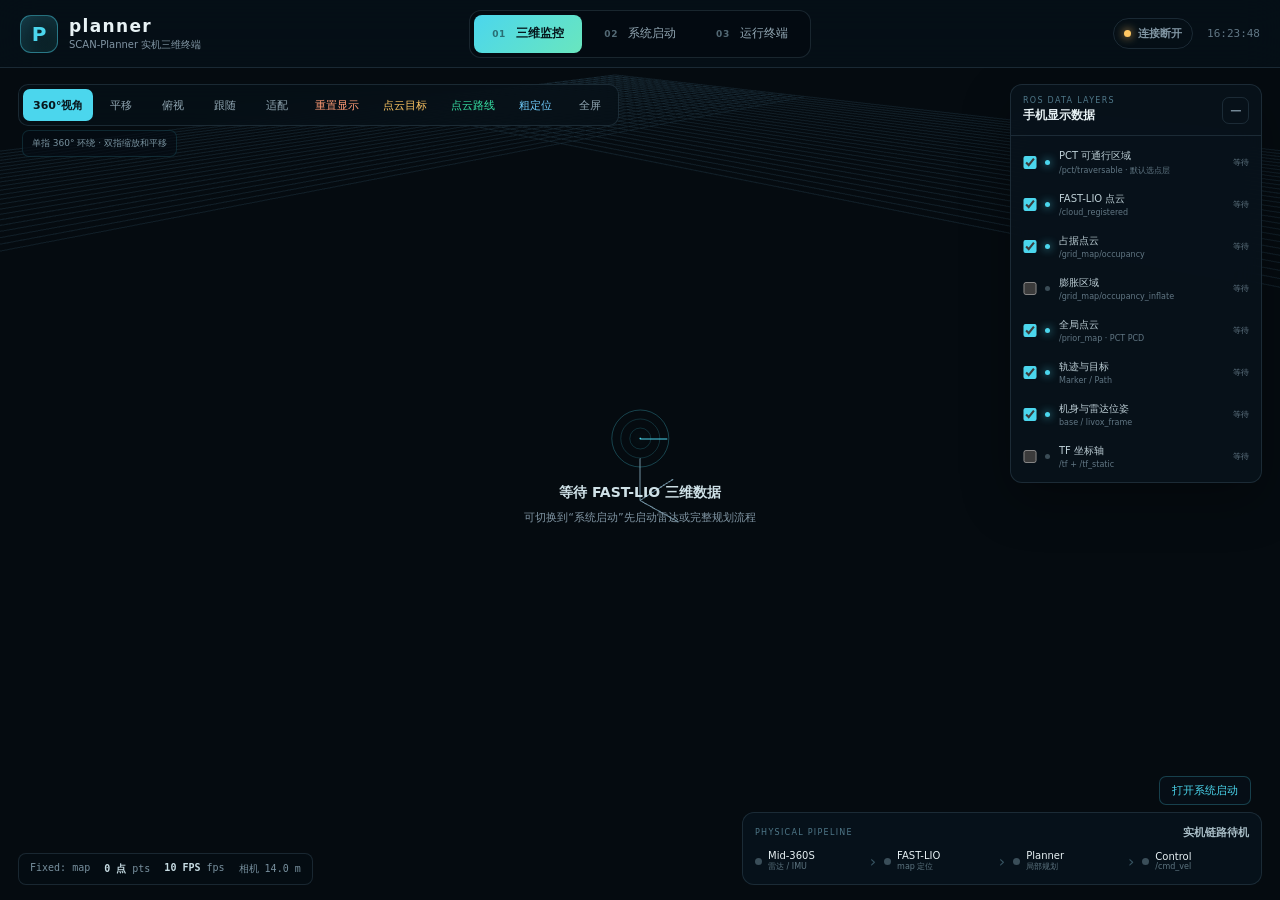
<file: src/web/nav2_web/planner_web/index.html>
<!doctype html>
<html lang="zh-CN">
<head>
  <meta charset="utf-8">
  <meta name="viewport" content="width=device-width,initial-scale=1,maximum-scale=1,user-scalable=no,viewport-fit=cover">
  <meta name="theme-color" content="#071018">
  <title>planner</title>
  <link rel="stylesheet" href="style.css">
</head>
<body>
  <div class="app-shell">
    <header class="topbar">
      <div class="brand">
        <div class="brand-mark">P</div>
        <div><h1>planner</h1><p>SCAN-Planner 实机三维终端</p></div>
      </div>
      <nav class="mode-tabs" aria-label="主模式">
        <button id="show3dView" class="active" data-screen="scene" type="button"><b>01</b> 三维监控</button>
        <button data-screen="launch" type="button"><b>02</b> 系统启动</button>
        <button data-screen="terminal" type="button"><b>03</b> 运行终端</button>
      </nav>
      <div class="top-status">
        <span id="wsHealth" class="connection pending"><i></i><b>连接中</b></span>
        <span id="clock" class="clock">--:--:--</span>
      </div>
    </header>

    <main class="main-area">
      <section id="sceneScreen" class="screen active scene-screen">
        <canvas id="sceneCanvas" aria-label="SCAN-Planner 三维场景"></canvas>
        <div id="sceneEmpty" class="scene-empty">
          <div class="scan-icon"><i></i><i></i><i></i></div>
          <strong>等待 FAST-LIO 三维数据</strong>
          <span>可切换到“系统启动”先启动雷达或完整规划流程</span>
        </div>

        <div class="scene-toolbar">
          <button id="sceneOrbit" class="active" type="button">360°视角</button>
          <button id="scenePan" type="button">平移</button>
          <button id="sceneTop" type="button">俯视</button>
          <button id="sceneFollow" type="button">跟随</button>
          <button id="sceneFit" type="button">适配</button>
          <button id="sceneReset" class="reset-tool" type="button" title="清除手机端历史显示，不重置定位或停止规划">重置显示</button>
          <button id="sceneGoal" class="goal-tool" type="button">点云目标</button>
          <button id="sceneRoute" class="route-tool" type="button">点云路线</button>
          <button id="sceneInitialPose" class="initial-pose-tool" type="button">粗定位</button>
          <button id="sceneFullscreen" type="button">全屏</button>
        </div>

        <div id="sceneGestureHint" class="scene-gesture-hint">单指 360° 环绕 · 双指缩放和平移</div>

        <section id="sceneGoalEditor" class="scene-goal-editor" aria-live="polite">
          <div>
            <small id="sceneGoalEditorTitle">SCAN-PLANNER / PCT GOAL · MAP</small>
            <strong id="sceneGoalCoordinates">触摸点云以读取 x / y / z</strong>
            <span id="sceneGoalHeight">点云地面 Z -- → 机身 Z --</span>
            <span id="sceneGoalEditorHint">目标会吸附到当前模式允许选择的地图表面</span>
          </div>
          <button id="sceneGoalCancel" type="button">取消</button>
          <button id="sceneGoalAdd" type="button">加入路线</button>
          <button id="sceneGoalSend" type="button">发送单目标</button>
        </section>

        <section id="sceneRouteEditor" class="scene-route-editor" aria-live="polite">
          <header>
            <div><small>PCT WAYPOINT ROUTE</small><strong>全局有序途经点</strong></div>
            <em id="sceneRouteHeight">仅选择 PCT 可通行网格</em>
            <em id="sceneRouteCount">0 点</em>
          </header>
          <div id="sceneRouteList" class="scene-route-list"><span>切换“多点路线”，依次在地图上添加途经点</span></div>
          <footer>
            <button id="sceneRouteUndo" type="button">撤销末点</button>
            <button id="sceneRouteClear" type="button">清空</button>
            <button id="sceneRouteSend" class="primary" type="button">发送给 PCT</button>
          </footer>
        </section>

        <section id="sceneLayers" class="scene-layer-panel">
          <header><div><small>ROS DATA LAYERS</small><strong>手机显示数据</strong></div><button id="sceneLayerCollapse" type="button">−</button></header>
          <div class="scene-layer-list">
            <label data-layer-row="traversable"><input type="checkbox" data-scene-layer="traversable" checked><i></i><span>PCT 可通行区域<small>/pct/traversable · 默认选点层</small></span><em id="layerTraversable">等待</em></label>
            <label data-layer-row="registered"><input type="checkbox" data-scene-layer="registered" checked><i></i><span>FAST-LIO 点云<small>/cloud_registered</small></span><em id="layerRegistered">等待</em></label>
            <label data-layer-row="occupancy"><input type="checkbox" data-scene-layer="occupancy" checked><i></i><span>占据点云<small>/grid_map/occupancy</small></span><em id="layerOccupancy">等待</em></label>
            <label data-layer-row="inflated"><input type="checkbox" data-scene-layer="inflated"><i></i><span>膨胀区域<small>/grid_map/occupancy_inflate</small></span><em id="layerInflated">等待</em></label>
            <label data-layer-row="global_map"><input type="checkbox" data-scene-layer="global_map" checked><i></i><span>全局点云<small>/prior_map · PCT PCD</small></span><em id="layerGlobalMap">等待</em></label>
            <label data-layer-row="planning"><input type="checkbox" data-scene-layer="planning" checked><i></i><span>轨迹与目标<small>Marker / Path</small></span><em id="layerPlanning">等待</em></label>
            <label data-layer-row="robot"><input type="checkbox" data-scene-layer="robot" checked><i></i><span>机身与雷达位姿<small>base / livox_frame</small></span><em id="layerRobot">等待</em></label>
            <label data-layer-row="tf"><input type="checkbox" data-scene-layer="tf"><i></i><span>TF 坐标轴<small>/tf + /tf_static</small></span><em id="layerTf">等待</em></label>
          </div>
        </section>

        <div class="scene-readout">
          <span id="sceneFixedFrame">Fixed: map</span>
          <span><b id="scenePoints">0</b> pts</span>
          <span><b id="sceneFps">0</b> fps</span>
          <span id="sceneCamera">相机 --</span>
        </div>

        <aside class="pipeline-overlay">
          <header><small>PHYSICAL PIPELINE</small><strong id="pipelineTitle">实机链路待机</strong></header>
          <div class="pipeline-mini">
            <div id="miniLidar"><i></i><span>Mid-360S</span><small>雷达 / IMU</small></div>
            <b>›</b><div id="miniFastlio"><i></i><span>FAST-LIO</span><small>map 定位</small></div>
            <b>›</b><div id="miniPlanning"><i></i><span>Planner</span><small>局部规划</small></div>
            <b>›</b><div id="miniControl"><i></i><span>Control</span><small>/cmd_vel</small></div>
          </div>
          <button id="openLaunch" type="button">打开系统启动</button>
        </aside>
      </section>

      <section id="launchScreen" class="screen launch-screen">
        <div class="section-title">
          <div><small>ROBOT BRINGUP</small><h2>实机启动模式</h2><p>每次只运行一个模式；后一个模式已包含前面的全部组件。</p></div>
          <div id="launchStateBadge" class="state-badge idle"><i></i><span>未运行</span></div>
        </div>

        <div class="launch-layout">
          <div class="pipeline-card">
            <header><span>数据链路</span><small>map → base → livox_frame</small></header>
            <div class="pipeline-vertical">
              <div id="stageLidar" data-stage="lidar"><b>01</b><i></i><section><strong>Livox Mid-360S</strong><span>/livox/lidar · /livox/imu</span></section></div>
              <div id="stageLocalization" data-stage="localization"><b>02</b><i></i><section><strong>FAST-LIO 定位</strong><span>/Odometry · /cloud_registered</span></section></div>
              <div id="stagePlanning" data-stage="planning"><b>03</b><i></i><section><strong>SCAN-Planner</strong><span>/scan_planner/body_pose · /quad_0/path</span></section></div>
              <div id="stageControl" data-stage="control"><b>04</b><i></i><section><strong>机器狗控制</strong><span>/cmd_vel · 闭环控制器</span></section></div>
            </div>
            <div class="bridge-note"><strong>常驻服务不会被停止</strong><span>planner_app.launch.py 负责 App 连接；停止按钮只停止当前受管实机流程。</span></div>
          </div>

          <div class="mode-card">
            <header><div><small>SELECT MODE</small><strong>选择启动模式</strong></div><span id="profileCount">0 个模式</span></header>
            <div id="profileList" class="profile-list"><div class="profile-placeholder">正在从机器人读取启动模式…</div></div>
            <div id="selectedDescription" class="selected-description">连接机器人后选择模式</div>
            <section id="launchMapLibrary" class="launch-map-library" hidden>
              <header><div><small>MAP LIBRARY</small><strong>本次使用的地图</strong></div><button id="launchRefreshMaps" type="button">刷新列表</button></header>
              <div class="map-name-row">
                <label><span>地图名</span><input id="launchMapName" list="launchMapChoices" maxlength="80" autocomplete="off" placeholder="例如 building2_9"></label>
                <datalist id="launchMapChoices"></datalist>
                <small id="launchMapDirectory">目录：--</small>
              </div>
              <div id="launchMapStatus" class="launch-map-status">等待读取地图库</div>
            </section>
            <section id="launchParameters" class="launch-parameters" hidden>
              <header><div><small>APP PARAMETERS</small><strong>本次启动参数</strong></div><button id="launchResetParameters" type="button">恢复默认</button></header>
              <p>普通使用采用已经标定好的默认值；这里只显示当前流程真正需要修改的项目。</p>
              <div id="launchParameterFields" class="launch-parameter-fields"><span>选择模式后显示可调参数</span></div>
            </section>
            <div class="launch-actions">
              <button id="launchStart" class="primary-action" disabled><span>▶</span><b>启动所选模式</b></button>
              <button id="launchStop" class="stop-action" disabled><span>■</span><b>停止当前流程</b></button>
            </div>
            <div id="safetyHint" class="safety-hint">启动定位后请先让雷达静止 5–10 秒完成 IMU 初始化。</div>
          </div>
        </div>
      </section>

      <section id="terminalScreen" class="screen terminal-screen">
        <div class="terminal-heading">
          <div><small>LIVE ROS OUTPUT</small><h2>运行终端</h2><p id="terminalSubtitle">等待启动流程</p></div>
          <div class="terminal-actions">
            <button id="terminalToScene" type="button">查看 3D</button>
            <button id="launchClearLogs" type="button">清空显示</button>
            <button id="terminalStop" class="danger" type="button" disabled>停止流程</button>
          </div>
        </div>
        <div class="terminal-window">
          <header><i></i><i></i><i></i><span id="terminalCommand">planner@robot: ros2 launch …</span><em id="launchLogCount">0 行</em></header>
          <pre id="launchLog" tabindex="0"><span class="terminal-wait">等待 Launch 输出…</span></pre>
        </div>
        <div class="terminal-footer"><span id="terminalPid">PID --</span><span>输出自动跟随 · 最多保留 1200 行</span><span id="terminalExit">exit --</span></div>
      </section>
    </main>
  </div>

  <div id="toast" class="toast"></div>
  <script src="scene3d.js"></script>
  <script src="app.js"></script>
</body>
</html>
</file>
<file: src/web/nav2_web/planner_web/style.css>
:root {
  color-scheme: dark;
  --bg: #071018;
  --panel: rgba(13, 28, 39, 0.94);
  --panel-solid: #0d1c27;
  --line: rgba(139, 182, 202, 0.16);
  --muted: #8196a4;
  --text: #e8f2f5;
  --cyan: #4bd6ed;
  --green: #38e0a4;
  --amber: #ffc763;
  --red: #ff6b68;
}

* { box-sizing: border-box; }
html, body { width: 100%; height: 100%; margin: 0; overflow: hidden; }
body {
  background: var(--bg);
  color: var(--text);
  font-family: Inter, "PingFang SC", "Microsoft YaHei", system-ui, sans-serif;
  -webkit-tap-highlight-color: transparent;
  user-select: none;
}
button, input { font: inherit; }
button { color: inherit; }

.app-shell {
  position: fixed;
  inset: 0;
  width: auto;
  height: auto;
  display: grid;
  grid-template-rows: 68px minmax(0, 1fr);
}
.topbar {
  position: relative;
  z-index: 50;
  display: grid;
  grid-template-columns: minmax(200px, 1fr) auto minmax(200px, 1fr);
  align-items: center;
  gap: 20px;
  padding: 0 20px;
  border-bottom: 1px solid var(--line);
  background: rgba(6, 15, 23, 0.94);
  backdrop-filter: blur(18px);
}
.brand { display: flex; align-items: center; gap: 11px; min-width: 0; }
.brand-mark {
  width: 38px; height: 38px; display: grid; place-items: center;
  border: 1px solid rgba(75, 214, 237, 0.45); border-radius: 11px;
  color: var(--cyan); font-weight: 800; font-size: 20px;
  background: linear-gradient(145deg, rgba(75,214,237,.18), rgba(56,224,164,.05));
  box-shadow: inset 0 0 18px rgba(75,214,237,.08);
}
.brand h1 { margin: 0; font-size: 17px; letter-spacing: .08em; }
.brand p { margin: 2px 0 0; color: var(--muted); font-size: 10px; white-space: nowrap; }
.mode-tabs {
  display: flex; gap: 4px; padding: 4px;
  border: 1px solid var(--line); border-radius: 12px; background: rgba(0,0,0,.22);
}
.mode-tabs button {
  height: 38px; padding: 0 18px; border: 0; border-radius: 8px;
  color: #91a6b3; background: transparent; font-size: 12px; cursor: pointer;
}
.mode-tabs button b { margin-right: 6px; color: #536975; font-size: 9px; letter-spacing: .08em; }
.mode-tabs button.active { color: #05151b; background: linear-gradient(135deg, var(--cyan), #69e6be); font-weight: 700; }
.mode-tabs button.active b { color: rgba(5,21,27,.55); }
.top-status { justify-self: end; display: flex; align-items: center; gap: 14px; }
.connection {
  display: flex; align-items: center; gap: 7px; padding: 7px 10px;
  border: 1px solid var(--line); border-radius: 20px; color: var(--muted); font-size: 11px;
}
.connection i { width: 7px; height: 7px; border-radius: 50%; background: var(--amber); box-shadow: 0 0 10px var(--amber); }
.connection.online { color: var(--green); border-color: rgba(56,224,164,.3); }
.connection.online i { background: var(--green); box-shadow: 0 0 10px var(--green); }
.clock { color: #607684; font: 11px ui-monospace, SFMono-Regular, Menlo, monospace; }

.main-area { position: relative; min-width: 0; min-height: 0; overflow: hidden; }
.screen { position: absolute; inset: 0; display: none; min-width: 0; min-height: 0; }
.screen.active { display: block; }

/* 3D scene */
.scene-screen { background: radial-gradient(circle at 52% 48%, #102b39 0, #081721 48%, #050c12 100%); }
#sceneCanvas { width: 100%; height: 100%; display: block; touch-action: none; cursor: grab; background: #06111a; }
#sceneCanvas:active { cursor: grabbing; }
.scene-empty {
  position: absolute; left: 50%; top: 48%; transform: translate(-50%, -50%);
  display: flex; flex-direction: column; align-items: center; gap: 8px; pointer-events: none;
  color: var(--muted); text-align: center;
}
.scene-empty.hidden { display: none; }
.scene-empty strong { color: #cfe1e7; font-size: 14px; }
.scene-empty span { font-size: 11px; }
.scan-icon { position: relative; width: 58px; height: 58px; margin-bottom: 8px; border: 1px solid rgba(75,214,237,.28); border-radius: 50%; }
.scan-icon::after { content: ""; position: absolute; left: 50%; top: 50%; width: 48%; height: 1px; transform-origin: left; background: var(--cyan); animation: radar 2s linear infinite; }
.scan-icon i { position: absolute; border: 1px solid rgba(75,214,237,.18); border-radius: 50%; inset: 8px; }
.scan-icon i:nth-child(2) { inset: 17px; }
.scan-icon i:nth-child(3) { inset: 27px; background: var(--cyan); box-shadow: 0 0 12px var(--cyan); }
@keyframes radar { to { transform: rotate(360deg); } }

.scene-toolbar {
  position: absolute; z-index: 12; left: 18px; top: 16px; display: flex; gap: 4px; padding: 4px;
  border: 1px solid var(--line); border-radius: 10px; background: rgba(7,16,24,.82); backdrop-filter: blur(12px);
}
.scene-toolbar button, .pipeline-overlay > button {
  border: 0; border-radius: 7px; background: transparent; color: #91a7b3; cursor: pointer; font-size: 11px;
}
.scene-toolbar button { min-width: 48px; height: 32px; padding: 0 10px; }
.scene-toolbar button.active, .scene-toolbar button:active { color: #08151b; background: var(--cyan); font-weight: 700; }
.scene-toolbar button.goal-tool { color: var(--amber); }
.scene-toolbar button.goal-tool.active { color: #1c1304; background: var(--amber); }
.scene-toolbar button.route-tool { color: var(--green); }
.scene-toolbar button.route-tool.active { color: #061711; background: var(--green); }
.scene-toolbar button.initial-pose-tool { color: #72cfff; }
.scene-toolbar button.initial-pose-tool.active { color: #06131c; background: #72cfff; }
.scene-toolbar button.reset-tool { color: #ff9b76; }
.scene-gesture-hint {
  position: absolute; z-index: 11; left: 22px; top: 62px;
  padding: 6px 9px; border: 1px solid rgba(75,214,237,.14); border-radius: 7px;
  color: #7993a0; background: rgba(5,13,20,.68); font-size: 9px;
  pointer-events: none; transition: opacity .2s ease;
}
.scene-goal-editor {
  position: absolute; z-index: 20; left: 18px; bottom: 58px; transform: translateY(18px);
  width: min(520px, 62vw); display: grid; grid-template-columns: 1fr auto auto auto;
  align-items: center; gap: 10px; padding: 11px 12px;
  border: 1px solid rgba(255,199,99,.38); border-radius: 12px;
  background: rgba(8,19,28,.96); box-shadow: 0 18px 60px rgba(0,0,0,.4);
  opacity: 0; pointer-events: none; transition: .18s ease;
}
.scene-goal-editor.visible { opacity: 1; pointer-events: auto; transform: translateY(0); }
.scene-goal-editor > div { min-width: 0; display: flex; flex-direction: column; gap: 2px; }
.scene-goal-editor small { color: #9d7440; font-size: 8px; letter-spacing: .12em; }
.scene-goal-editor strong { color: var(--amber); font: 11px ui-monospace, monospace; }
.scene-goal-editor span { color: #6f8793; font-size: 8px; }
.scene-goal-editor label { display: flex; align-items: center; gap: 5px; color: #718a96; font-size: 8px; }
.scene-goal-editor label input { width: 72px; height: 22px; padding: 0 6px; border: 1px solid var(--line); border-radius: 5px; outline: none; color: #d9ebf0; background: #07131b; font: 9px ui-monospace, monospace; }
.scene-goal-editor label em { color: #536b76; font-style: normal; }
.scene-goal-editor button {
  height: 34px; padding: 0 12px; border: 1px solid var(--line); border-radius: 8px;
  color: #9eb2bc; background: rgba(255,255,255,.03); font-size: 10px;
}
.scene-goal-editor #sceneGoalSend { border-color: rgba(255,199,99,.42); color: #1b1407; background: var(--amber); font-weight: 700; }
.scene-goal-editor #sceneGoalAdd { border-color: rgba(56,224,164,.42); color: #061711; background: var(--green); font-weight: 700; }
.scene-goal-editor button.hidden { display: none; }
.scene-route-editor {
  position: absolute; z-index: 18; left: 18px; bottom: 150px; width: min(430px, 52vw);
  max-height: 245px; display: none; grid-template-rows: auto minmax(32px, 1fr) auto; gap: 8px;
  padding: 11px; border: 1px solid rgba(56,224,164,.28); border-radius: 11px;
  background: rgba(7,18,26,.94); box-shadow: 0 18px 55px rgba(0,0,0,.35);
}
.scene-route-editor.visible { display: grid; }
.scene-route-editor header, .scene-route-editor footer { display: flex; align-items: center; justify-content: space-between; gap: 7px; }
.scene-route-editor header div { display: flex; flex-direction: column; gap: 2px; }
.scene-route-editor header small { color: #3d8b71; font-size: 8px; letter-spacing: .12em; }
.scene-route-editor header strong { font-size: 11px; }
.scene-route-editor header em { color: var(--green); font: 9px ui-monospace, monospace; font-style: normal; }
.scene-route-editor header label { display: flex; align-items: center; gap: 4px; color: #68818d; font-size: 8px; }
.scene-route-editor header label input { width: 68px; height: 24px; padding: 0 6px; border: 1px solid var(--line); border-radius: 5px; outline: none; color: #d5e8ed; background: #07131b; font: 9px ui-monospace, monospace; }
.scene-route-editor header label em { color: #536c76; }
.scene-route-list { overflow: auto; display: flex; flex-direction: column; gap: 4px; color: #607985; font-size: 9px; }
.scene-route-list > div { display: grid; grid-template-columns: 24px 1fr auto; gap: 7px; align-items: center; padding: 5px 7px; border-radius: 6px; background: rgba(255,255,255,.025); }
.scene-route-list b { color: var(--green); font: 8px ui-monospace, monospace; }
.scene-route-list code { color: #9db2bc; font-size: 8px; }
.scene-route-list button, .scene-route-editor footer button { height: 27px; padding: 0 8px; border: 1px solid var(--line); border-radius: 6px; color: #829ba6; background: rgba(255,255,255,.025); font-size: 8px; }
.scene-route-editor footer { justify-content: flex-end; }
.scene-route-editor footer .primary { color: #061711; border-color: var(--green); background: var(--green); font-weight: 700; }
.scene-readout {
  position: absolute; left: 18px; bottom: 15px; display: flex; gap: 14px;
  padding: 8px 11px; border: 1px solid var(--line); border-radius: 8px;
  color: #78909e; background: rgba(5,13,20,.78); font: 10px ui-monospace, SFMono-Regular, Menlo, monospace;
}
.scene-readout b { color: #c7dce3; }
.scene-layer-panel {
  position: absolute; right: 18px; top: 16px; width: 252px;
  border: 1px solid var(--line); border-radius: 12px; overflow: hidden;
  background: rgba(8,19,28,.89); backdrop-filter: blur(16px); box-shadow: 0 18px 50px rgba(0,0,0,.3);
}
.scene-layer-panel > header, .mode-card > header, .pipeline-card > header {
  display: flex; align-items: center; justify-content: space-between;
}
.scene-layer-panel > header { padding: 11px 12px; border-bottom: 1px solid var(--line); }
.scene-layer-panel header div { display: flex; flex-direction: column; gap: 2px; }
.scene-layer-panel header small, .mode-card header small, .section-title small, .terminal-heading small, .pipeline-overlay header small {
  color: #4f7889; font-size: 8px; letter-spacing: .16em;
}
.scene-layer-panel header strong { font-size: 12px; }
.scene-layer-panel header button { width: 27px; height: 27px; border: 1px solid var(--line); border-radius: 7px; background: transparent; color: #8096a3; }
.scene-layer-list { padding: 5px; }
.scene-layer-list label {
  min-height: 42px; display: grid; grid-template-columns: 14px 6px 1fr auto; align-items: center; gap: 8px;
  padding: 5px 7px; border-radius: 7px; cursor: pointer;
}
.scene-layer-list label:hover { background: rgba(255,255,255,.035); }
.scene-layer-list input { margin: 0; accent-color: var(--cyan); }
.scene-layer-list label > i { width: 5px; height: 5px; border-radius: 50%; background: #3a4c56; }
.scene-layer-list label:has(input:checked) > i { background: var(--cyan); box-shadow: 0 0 8px var(--cyan); }
.scene-layer-list span { display: flex; flex-direction: column; font-size: 10px; color: #bed0d7; }
.scene-layer-list small { margin-top: 2px; color: #617784; font-size: 8px; }
.scene-layer-list em { color: #617784; font-size: 8px; font-style: normal; white-space: nowrap; }
.scene-layer-list em.live { color: var(--green); }
.scene-layer-panel.collapsed .scene-layer-list { display: none; }

.pipeline-overlay {
  position: absolute; right: 18px; bottom: 15px; width: 520px; padding: 12px;
  border: 1px solid var(--line); border-radius: 12px; background: rgba(8,19,28,.86); backdrop-filter: blur(16px);
}
.pipeline-overlay header { display: flex; justify-content: space-between; align-items: center; margin-bottom: 10px; }
.pipeline-overlay header strong { font-size: 11px; color: #a9bec7; }
.pipeline-mini { display: flex; align-items: center; gap: 8px; }
.pipeline-mini > div { flex: 1; display: grid; grid-template-columns: 7px 1fr; column-gap: 6px; }
.pipeline-mini > div i { grid-row: 1 / 3; align-self: center; width: 7px; height: 7px; border-radius: 50%; background: #3a4e59; }
.pipeline-mini > div.live i { background: var(--green); box-shadow: 0 0 10px var(--green); }
.pipeline-mini span { font-size: 10px; }
.pipeline-mini small { color: #5d7581; font-size: 8px; }
.pipeline-mini > b { color: #375462; font-weight: 400; }
.pipeline-overlay > button { position: absolute; right: 10px; top: -37px; height: 29px; padding: 0 12px; border: 1px solid rgba(75,214,237,.25); color: var(--cyan); background: rgba(7,16,24,.8); }

/* Launch */
.launch-screen, .terminal-screen { overflow: auto; padding: 28px clamp(24px, 4vw, 64px); background: linear-gradient(145deg, #08131c, #0b1d27); }
.section-title, .terminal-heading { display: flex; justify-content: space-between; align-items: flex-end; max-width: 1180px; margin: 0 auto 20px; }
.section-title h2, .terminal-heading h2 { margin: 5px 0 3px; font-size: 25px; letter-spacing: .02em; }
.section-title p, .terminal-heading p { margin: 0; color: var(--muted); font-size: 11px; }
.state-badge { display: flex; align-items: center; gap: 8px; padding: 9px 13px; border: 1px solid var(--line); border-radius: 20px; color: var(--muted); font-size: 11px; }
.state-badge i { width: 7px; height: 7px; border-radius: 50%; background: #50636d; }
.state-badge.running { color: var(--green); border-color: rgba(56,224,164,.3); }
.state-badge.running i { background: var(--green); box-shadow: 0 0 10px var(--green); }
.state-badge.starting i, .state-badge.stopping i { background: var(--amber); animation: pulse 1s infinite alternate; }
.state-badge.error, .state-badge.exited { color: var(--red); }
.state-badge.error i, .state-badge.exited i { background: var(--red); }
@keyframes pulse { to { opacity: .25; } }
.launch-layout { max-width: 1180px; min-height: 450px; margin: auto; display: grid; grid-template-columns: minmax(310px, .82fr) minmax(440px, 1.35fr); gap: 16px; }
.pipeline-card, .mode-card { border: 1px solid var(--line); border-radius: 15px; background: rgba(10,24,34,.82); box-shadow: 0 22px 60px rgba(0,0,0,.18); }
.pipeline-card { padding: 18px; }
.pipeline-card > header { padding-bottom: 14px; border-bottom: 1px solid var(--line); }
.pipeline-card > header span { font-size: 13px; font-weight: 700; }
.pipeline-card > header small { color: #68808c; font: 9px ui-monospace, monospace; }
.pipeline-vertical { padding: 13px 0; }
.pipeline-vertical > div { position: relative; display: grid; grid-template-columns: 34px 12px 1fr; gap: 9px; align-items: center; min-height: 63px; }
.pipeline-vertical > div:not(:last-child)::after { content: ""; position: absolute; left: 50px; top: 39px; bottom: -15px; width: 1px; background: #273d48; }
.pipeline-vertical b { color: #4c6470; font: 9px ui-monospace, monospace; }
.pipeline-vertical i { z-index: 1; width: 10px; height: 10px; border: 2px solid #3d5561; border-radius: 50%; background: #0a1822; }
.pipeline-vertical section { display: flex; flex-direction: column; gap: 4px; padding: 10px 12px; border: 1px solid rgba(139,182,202,.09); border-radius: 9px; background: rgba(255,255,255,.018); }
.pipeline-vertical strong { font-size: 11px; }
.pipeline-vertical span { color: #607986; font: 9px ui-monospace, monospace; }
.pipeline-vertical > div.live i { border-color: var(--green); background: var(--green); box-shadow: 0 0 12px rgba(56,224,164,.7); }
.pipeline-vertical > div.live section { border-color: rgba(56,224,164,.2); }
.pipeline-vertical > div.live strong { color: var(--green); }
.bridge-note { display: flex; flex-direction: column; gap: 5px; padding: 11px; border-left: 2px solid var(--cyan); background: rgba(75,214,237,.055); }
.bridge-note strong { font-size: 10px; color: var(--cyan); }
.bridge-note span { color: #718893; font-size: 9px; line-height: 1.5; }
.mode-card { padding: 18px; display: flex; flex-direction: column; min-height: 0; }
.mode-card > header { margin-bottom: 12px; }
.mode-card header div { display: flex; flex-direction: column; gap: 4px; }
.mode-card header strong { font-size: 14px; }
.mode-card header > span { color: #5d7582; font-size: 9px; }
.profile-list { display: grid; grid-template-columns: 1fr 1fr; gap: 8px; overflow: auto; }
.profile-group-title { grid-column: 1 / -1; margin-top: 4px; padding: 4px 2px 1px; color: #65808c; font-size: 8px; letter-spacing: .12em; text-transform: uppercase; }
.profile-option { min-height: 86px; display: grid; grid-template-columns: 28px 1fr auto; gap: 8px; align-items: center; padding: 10px; text-align: left; border: 1px solid var(--line); border-radius: 10px; background: rgba(4,12,18,.42); cursor: pointer; }
.profile-option > b { color: #4f6976; font: 10px ui-monospace, monospace; }
.profile-option > span { display: flex; min-width: 0; flex-direction: column; gap: 4px; }
.profile-option strong { font-size: 11px; }
.profile-option small { color: #667e8a; font-size: 9px; line-height: 1.35; }
.profile-option em { align-self: start; padding: 3px 5px; border-radius: 4px; color: #55727e; background: rgba(75,214,237,.06); font-size: 7px; font-style: normal; }
.profile-option.selected { border-color: rgba(75,214,237,.55); background: rgba(75,214,237,.08); box-shadow: inset 0 0 25px rgba(75,214,237,.035); }
.profile-option.selected > b, .profile-option.selected strong { color: var(--cyan); }
.profile-option.dangerous { border-color: rgba(255,107,104,.2); }
.profile-option.dangerous em { color: var(--red); background: rgba(255,107,104,.08); }
.profile-option.dangerous.selected { border-color: rgba(255,107,104,.65); background: rgba(255,107,104,.07); }
.profile-option.dangerous.selected > b, .profile-option.dangerous.selected strong { color: var(--red); }
.profile-option.unavailable { opacity: .38; cursor: not-allowed; border-style: dashed; }
.profile-option.unavailable em { color: var(--amber); }
.profile-placeholder { grid-column: 1 / -1; display: grid; place-items: center; min-height: 180px; border: 1px dashed var(--line); border-radius: 10px; color: #637b87; font-size: 11px; }
.selected-description { min-height: 34px; margin-top: 10px; padding: 9px 11px; border-radius: 7px; color: #7e96a2; background: rgba(255,255,255,.025); font-size: 9px; line-height: 1.6; }
.selected-description.danger { color: #ffaaa7; background: rgba(255,107,104,.06); }
.launch-map-library { margin-top: 10px; padding: 11px; border: 1px solid rgba(75,214,237,.16); border-radius: 10px; background: rgba(4,18,26,.56); }
.launch-map-library[hidden] { display: none; }
.launch-map-library > header { display: flex; align-items: center; justify-content: space-between; gap: 8px; }
.launch-map-library > header > div { display: flex; flex-direction: column; gap: 2px; }
.launch-map-library > header small { color: #4f7889; font-size: 8px; letter-spacing: .14em; }
.launch-map-library > header strong { color: #b8d1da; font-size: 11px; }
.launch-map-library > header button { height: 27px; padding: 0 9px; border: 1px solid var(--line); border-radius: 6px; color: #7f98a3; background: transparent; font-size: 8px; }
.map-name-row { display: grid; grid-template-columns: minmax(180px, 1fr) auto; align-items: end; gap: 8px; margin-top: 9px; }
.map-name-row label { display: flex; flex-direction: column; gap: 4px; color: #6c8792; font-size: 8px; }
.map-name-row input { width: 100%; height: 31px; padding: 0 9px; border: 1px solid #24424e; border-radius: 7px; outline: none; color: var(--cyan); background: #07131b; font: 10px ui-monospace, monospace; }
.map-name-row input:focus { border-color: rgba(75,214,237,.62); }
.map-name-row > small { max-width: 240px; overflow: hidden; color: #49636e; font: 7px ui-monospace, monospace; text-overflow: ellipsis; white-space: nowrap; }
.launch-map-status { margin-top: 7px; color: #77adbc; font-size: 8px; }
.launch-map-status.warning { color: var(--amber); }
.launch-parameters { margin-top: 10px; padding: 11px; border: 1px solid var(--line); border-radius: 10px; background: rgba(3,11,17,.35); }
.launch-parameters[hidden] { display: none; }
.launch-parameters > header { display: flex; align-items: center; justify-content: space-between; gap: 8px; }
.launch-parameters > header > div { display: flex; flex-direction: column; gap: 2px; }
.launch-parameters > header small { color: #4f7889; font-size: 8px; letter-spacing: .14em; }
.launch-parameters > header strong { font-size: 11px; }
.launch-parameters > header button { height: 27px; padding: 0 9px; border: 1px solid var(--line); border-radius: 6px; color: #7f98a3; background: transparent; font-size: 8px; }
.launch-parameters > p { margin: 6px 0 9px; color: #5e7681; font-size: 8px; }
.launch-parameter-fields { max-height: 255px; overflow: auto; display: grid; grid-template-columns: 1fr 1fr; gap: 7px; }
.parameter-group-title { grid-column: 1 / -1; margin-top: 3px; padding: 4px 2px 1px; color: #4e7d8e; border-bottom: 1px solid rgba(139,182,202,.08); font-size: 8px; letter-spacing: .1em; }
.parameter-field { min-width: 0; display: grid; grid-template-columns: 1fr minmax(80px, .7fr); align-items: center; gap: 7px; padding: 7px 8px; border-radius: 7px; background: rgba(255,255,255,.022); }
.parameter-field > span { display: flex; min-width: 0; flex-direction: column; gap: 2px; color: #a9bdc5; font-size: 9px; }
.parameter-field small { color: #566f7a; font-size: 7px; line-height: 1.3; }
.parameter-field input:not([type="checkbox"]), .parameter-field select { width: 100%; height: 28px; padding: 0 6px; border: 1px solid #203741; border-radius: 6px; outline: none; color: #cde0e7; background: #07131b; font: 9px ui-monospace, monospace; }
.parameter-field input:focus, .parameter-field select:focus { border-color: rgba(75,214,237,.55); }
.parameter-field input[type="checkbox"] { justify-self: end; width: 33px; height: 18px; accent-color: var(--cyan); }
.launch-actions { display: grid; grid-template-columns: 1.35fr 1fr; gap: 8px; margin-top: 10px; }
.launch-actions button { height: 43px; border: 0; border-radius: 9px; cursor: pointer; }
.launch-actions button span { margin-right: 7px; }
.primary-action { color: #06171c; background: linear-gradient(135deg, var(--cyan), #65e2bd); }
.stop-action { color: #ffaaa7; border: 1px solid rgba(255,107,104,.25) !important; background: rgba(255,107,104,.07); }
.launch-actions button:disabled, .terminal-actions button:disabled { opacity: .3; cursor: default; }
.safety-hint { margin-top: 9px; color: #718994; font-size: 9px; text-align: center; }
.safety-hint.danger { color: var(--red); font-weight: 700; }

/* Terminal */
.terminal-screen.active { display: flex; flex-direction: column; }
.terminal-heading { width: 100%; align-items: center; }
.terminal-actions { display: flex; gap: 7px; }
.terminal-actions button { height: 34px; padding: 0 12px; border: 1px solid var(--line); border-radius: 8px; background: rgba(255,255,255,.025); color: #94aab4; font-size: 10px; cursor: pointer; }
.terminal-actions .danger { color: var(--red); border-color: rgba(255,107,104,.3); }
.terminal-window { width: 100%; max-width: 1180px; flex: 1; min-height: 300px; margin: 0 auto; display: grid; grid-template-rows: 40px 1fr; border: 1px solid var(--line); border-radius: 13px; overflow: hidden; background: #03090e; box-shadow: 0 25px 70px rgba(0,0,0,.3); }
.terminal-window > header { display: flex; align-items: center; gap: 7px; padding: 0 13px; border-bottom: 1px solid #142832; background: #0b1922; }
.terminal-window > header > i { width: 8px; height: 8px; border-radius: 50%; background: #ff6b68; }
.terminal-window > header > i:nth-child(2) { background: #ffc763; }
.terminal-window > header > i:nth-child(3) { background: #38e0a4; }
.terminal-window > header span { flex: 1; margin-left: 7px; overflow: hidden; color: #6f8792; font: 9px ui-monospace, SFMono-Regular, Menlo, monospace; text-overflow: ellipsis; white-space: nowrap; }
.terminal-window > header em { color: #516973; font-size: 9px; font-style: normal; }
#launchLog { margin: 0; padding: 12px 14px; overflow: auto; white-space: normal; user-select: text; color: #a6bbc4; font: 9px/1.55 ui-monospace, SFMono-Regular, Menlo, Consolas, monospace; }
.terminal-line { display: grid; grid-template-columns: 68px 1fr; column-gap: 10px; }
.terminal-line time { color: #405863; }
.terminal-line span { white-space: pre-wrap; overflow-wrap: anywhere; }
.terminal-line.system span { color: var(--cyan); }
.terminal-line.error span { color: var(--red); }
.terminal-wait { color: #415861; }
.terminal-footer { width: 100%; max-width: 1180px; display: flex; justify-content: space-between; margin: 8px auto 0; color: #506975; font: 8px ui-monospace, monospace; }
.toast { position: fixed; left: 50%; bottom: 25px; z-index: 100; max-width: 70vw; padding: 10px 15px; transform: translate(-50%, 20px); border: 1px solid rgba(56,224,164,.25); border-radius: 8px; opacity: 0; pointer-events: none; color: var(--green); background: rgba(7,20,27,.96); font-size: 11px; transition: .18s ease; }
.toast.show { opacity: 1; transform: translate(-50%, 0); }
.toast.danger { color: var(--red); border-color: rgba(255,107,104,.3); }

body.scene-fullscreen .topbar { display: none; }
body.scene-fullscreen .app-shell { grid-template-rows: minmax(0, 1fr); }
body.scene-fullscreen .scene-screen { position: fixed; inset: 0; z-index: 80; display: block; }

@media (max-width: 900px) {
  .topbar { grid-template-columns: auto 1fr auto; padding: 0 10px; gap: 8px; }
  .brand p, .clock { display: none; }
  .mode-tabs { justify-self: center; }
  .mode-tabs button { padding: 0 10px; }
  .connection b { display: none; }
  .launch-screen, .terminal-screen { padding: 18px 16px; }
  .launch-layout { grid-template-columns: .8fr 1.2fr; }
  .pipeline-overlay { width: 460px; }
}

@media (orientation: portrait), (max-width: 680px) {
  .app-shell { grid-template-rows: 58px minmax(0, 1fr); }
  .topbar { grid-template-columns: auto 1fr auto; }
  .brand > div:last-child { display: none; }
  .mode-tabs { width: 100%; }
  .mode-tabs button { flex: 1; height: 34px; padding: 0 4px; font-size: 10px; }
  .mode-tabs button b { display: none; }
  .scene-layer-panel { width: 215px; right: 10px; top: 10px; }
  .scene-toolbar { left: 10px; top: 10px; flex-direction: column; }
  .scene-toolbar button { min-width: 42px; }
  .scene-gesture-hint { display: none; }
  .scene-goal-editor { left: 12px; width: calc(100vw - 24px); bottom: 66px; grid-template-columns: 1fr auto; }
  .scene-goal-editor > div { grid-column: 1 / -1; }
  .scene-route-editor { left: 12px; width: calc(100vw - 24px); bottom: 205px; }
  .scene-readout { left: 10px; bottom: 10px; max-width: 45vw; flex-wrap: wrap; gap: 6px 10px; }
  .pipeline-overlay { right: 10px; bottom: 10px; width: 48vw; }
  .pipeline-mini { display: grid; grid-template-columns: 1fr 1fr; }
  .pipeline-mini > b { display: none; }
  .launch-layout { grid-template-columns: 1fr; }
  .profile-list { grid-template-columns: 1fr; }
  .launch-parameter-fields { grid-template-columns: 1fr; }
  .section-title, .terminal-heading { align-items: flex-start; gap: 12px; }
  .terminal-heading { flex-direction: column; }
}
</file>
